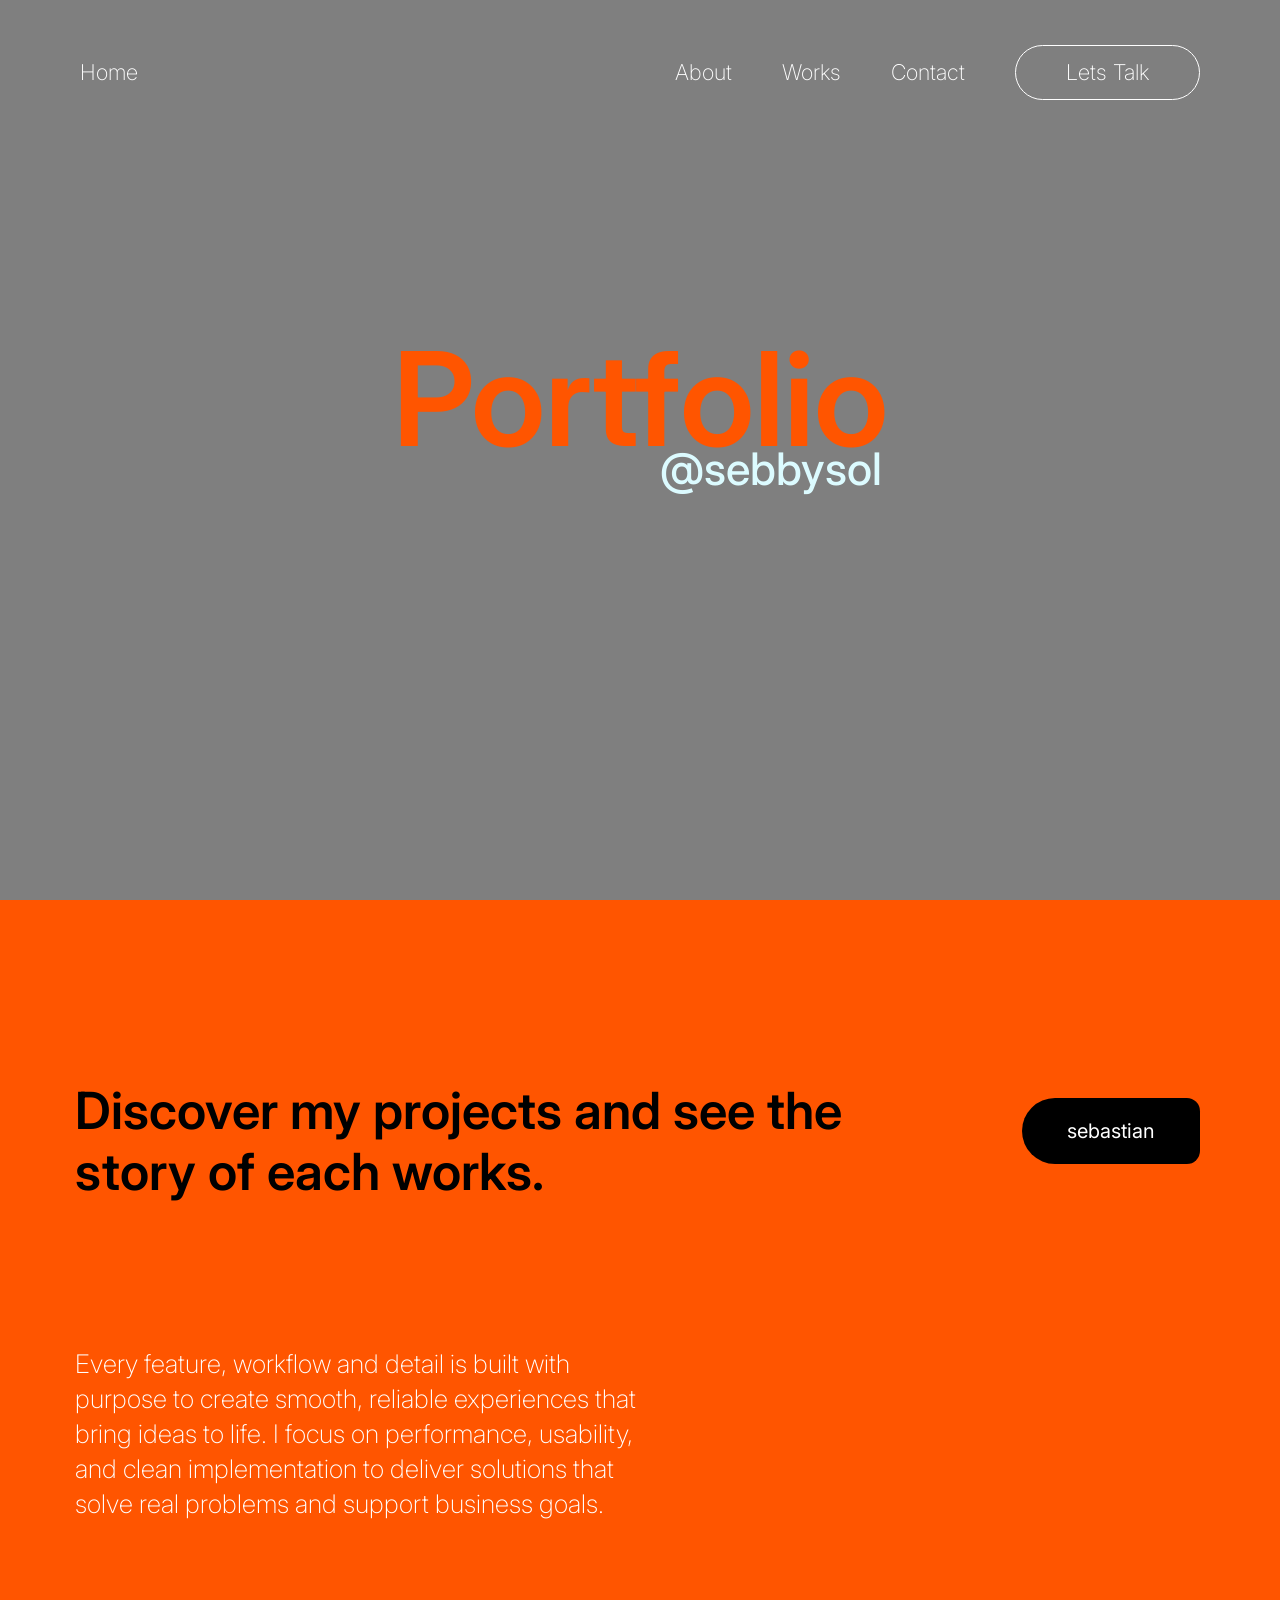
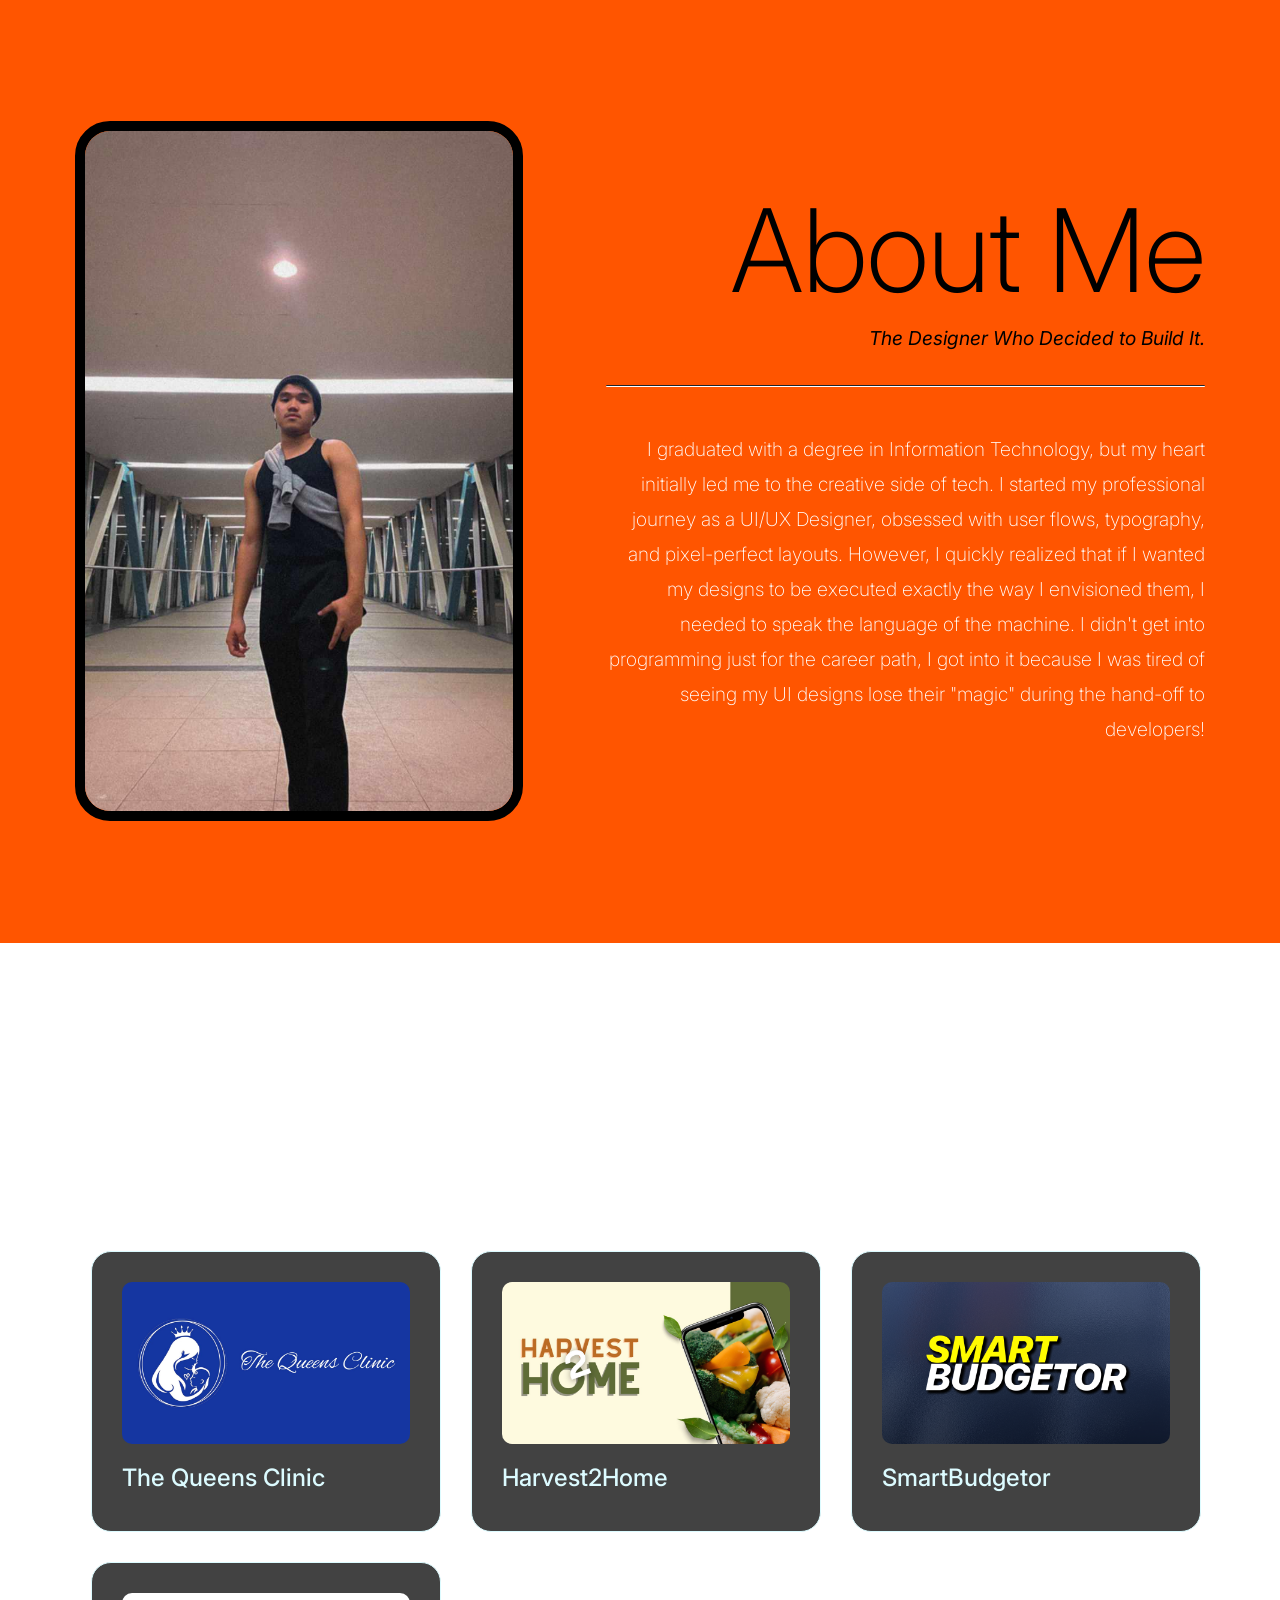
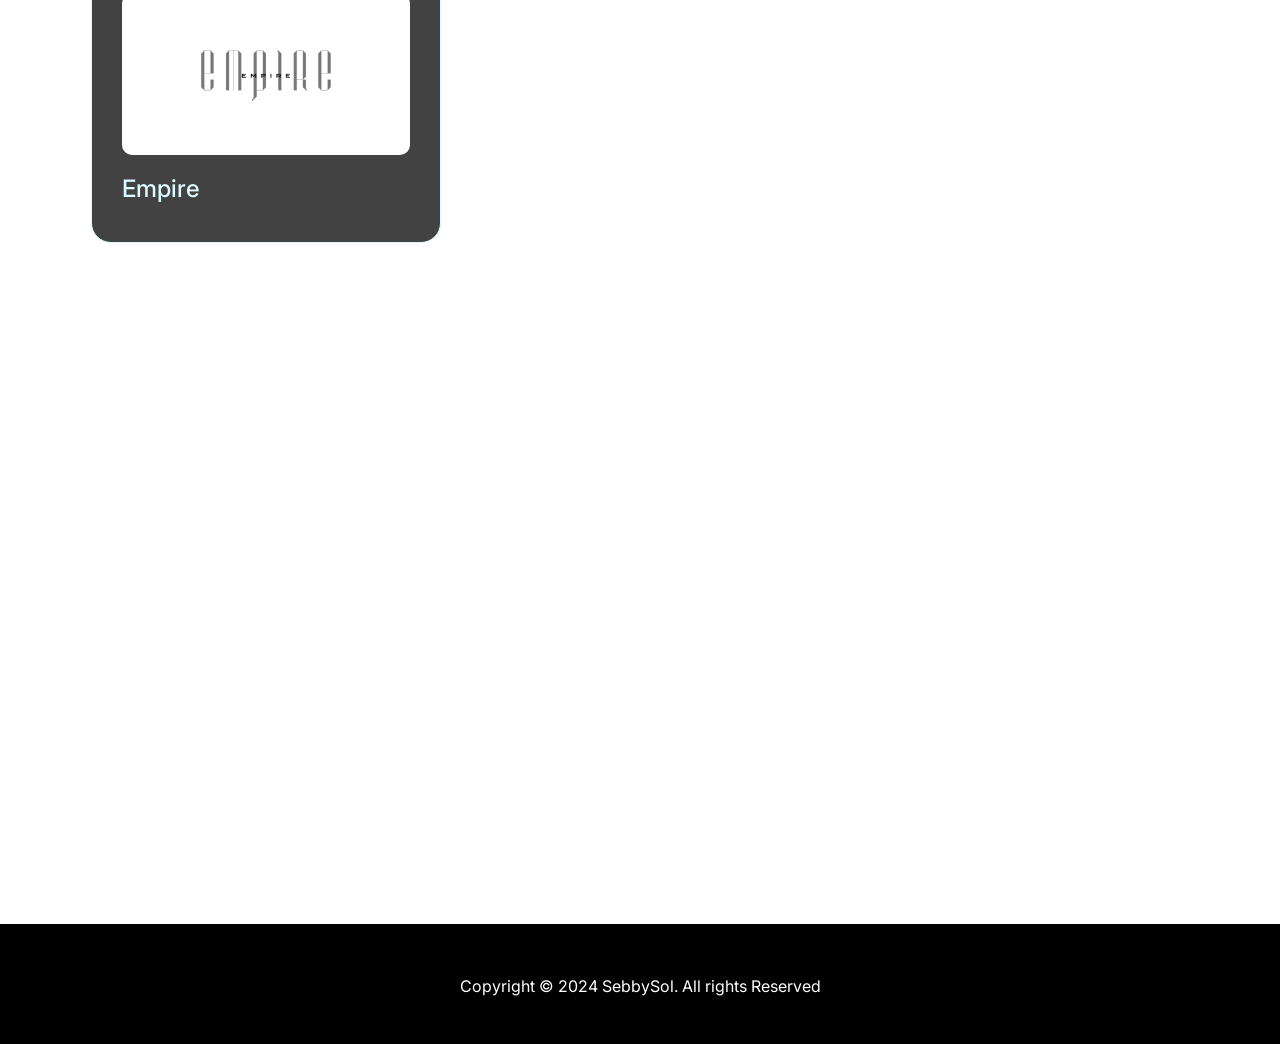
<file: portfoliooo/index.html>
<!DOCTYPE html>
<html lang="en">
<head>
    <meta charset="UTF-8">
    <meta name="viewport" content="width=device-width, initial-scale=1.0">
    <link rel="preconnect" href="https://fonts.googleapis.com">
    <link rel="preconnect" href="https://fonts.gstatic.com" crossorigin>
    <link href="https://fonts.googleapis.com/css2?family=DM+Sans:ital,opsz,wght@0,9..40,100..1000;1,9..40,100..1000&family=Inter:ital,opsz,wght@0,14..32,100..900;1,14..32,100..900&family=Open+Sans:ital,wght@0,300..800;1,300..800&display=swap" rel="stylesheet">
    <title>Seb's Portfolio</title>
    <link href="https://cdn.jsdelivr.net/npm/bootstrap@5.0.2/dist/css/bootstrap.min.css" rel="stylesheet" integrity="sha384-EVSTQN3/azprG1Anm3QDgpJLIm9Nao0Yz1ztcQTwFspd3yD65VohhpuuCOmLASjC" crossorigin="anonymous">
    <link rel="stylesheet" href="./index.css">
</head>
<body>

    <!-- Hero Section -->
    <section id="home">

    <!-- Checkbox (hidden) serves as hamburger with no js -->
    <input type="checkbox" id="nav-toggle" hidden>
    <label for="nav-toggle" id="nav-overlay"></label>
    <label for="nav-toggle" class="hamburger" aria-label="Toggle navigation">
        <span></span>
        <span></span>
        <span></span>
    </label>

    <nav id="navbar">
        <a href="index.html#home">Home</a>
        <a href="index.html#about">About</a>
        <a href="" id="works-link">Works</a>
        <a href="" id="contact-link">Contact</a>
        <a href="" id="talk-btn">Lets Talk</a>
    </nav>

    <h1>Portfolio</h1>
    <h2>@sebbysol</h2>

    </section>

    <!-- About Section -->
    <section id="about">

        <button class="discover-button">sebastian</button>
        <div class="about-discover">
            <h1>Discover my projects and see the <br>story of each works.</h1>
            <p>Every feature, workflow and detail is built with purpose to create smooth, reliable experiences that bring ideas to life. I focus on performance, usability, and clean implementation to deliver solutions that solve real problems and support business goals.</p>
        </div>

        <div class="about-me">
            <img src="./img/menew.jfif" alt="mehehe">
            <div class="text-about">
                <h1>About Me</h1>
                <h2>The Designer Who Decided to Build It.</h2>
                <hr class="custom-line">            
                <p>I graduated with a degree in Information Technology, but my heart initially led me to the creative side of tech. I started my professional journey as a UI/UX Designer, obsessed with user flows, typography, and pixel-perfect layouts. However, I quickly realized that if I wanted my designs to be executed exactly the way I envisioned them, I needed to speak the language of the machine. I didn't get into programming just for the career path, I got into it because I was tired of seeing my UI designs lose their "magic" during the hand-off to developers!</p>
            </div>
        </div>
    </section>

    <!-- Skills Section -->
    <section id="tech-skills" class="tech-skills">
        <div class="projects">
            <h1>Projects</h1>
            <hr class="line-skills">
            <ul>
                <div class="card">
                    <img src="./img/TQC.jpg" alt="The Queens Clinic">
                    <h4>The Queens Clinic</h4>
                </div>

                <div class="card">
                    <img src="./img/harvest.jpg" alt="Harvest2Home">
                    <h4>Harvest2Home</h4>
                </div>

                <div class="card">
                    <img src="./img/cardsmart.png" alt="Smart Budgetor">
                    <h4>SmartBudgetor</h4>
                </div>

                <div class="card">
                    <img src="./img/empire.png" alt="Empire">
                    <h4>Empire</h4>
                </div>
            </ul>
        </div>

        <div class="tech-title">
            <h1>Technical Skills</h1>
            <hr class="line-skills">
            <div class="project-container">
                <h4></h4>

            </div>
        </div>

        <div class="work-experience">
            <h1>Work Experience</h1>
            <hr class="line-skills">
        </div>
    </section>

        <footer>
            <div class="footer-text">
                <address>Copyright © 2024 SebbySol. All rights Reserved</address>
            </div>
        </footer>
</body>
</html>
</file>
<file: portfoliooo/index.css>
* {
    padding: 0;
    margin: 0;
    box-sizing: border-box;
}

:root {
    --cream-white: #ffe7bb;
    --dandelion-orange: #ffa600;
    --pongkan-orange: #FF5500;
    --snow-white: #dcfbff;
}

body {
    font-family: "Inter", sans-serif;
}

/* Hide hamburger by default (desktop) */
.hamburger {
    display: none;
}

/* ===================== DESKTOP (1025px+) ===================== */
@media (min-width: 1025px) {

    #navbar {
        position: fixed;
        top: 0;
        left: 0;
        width: 100%;
        z-index: 1000;
        display: flex;
        font-size: 1.7vw;
        padding: 45px 80px;
        gap: 50px;
        align-items: center;
        transition: all 0.3s ease-in-out;
        background: rgba(0, 0, 0, 0);
    }

    #navbar a {
        text-decoration: none;
        color: white;
        font-weight: 200;
    }

    #navbar.scrolled {
        background: black;
        padding: 35px 100px;
    }

    #navbar a:first-child {
        margin-right: auto;
    }

    #talk-btn {
        color: white;
        padding: 10px 50px;
        border-radius: 50px;
        border: 1px solid white;
        transition: all 0.1s ease;
    }

    #talk-btn:hover {
        background-color: var(--pongkan-orange);
        color: black;
        font-weight: 600;
        border: 1px solid var(--pongkan-orange);
    }

    #home {
        min-height: 100vh;
        background: linear-gradient(rgba(0,0,0,0.5), rgba(0,0,0,0.5)),
                    url(https://images.pexels.com/photos/2387873/pexels-photo-2387873.jpeg);
        background-repeat: no-repeat;
        background-size: cover;
        background-position: center;
        background-attachment: fixed;
        text-align: center;
    }

    #home h1 {
        font-size: 10.2vw;
        padding: 33vh 0 0 0;
        font-weight: 600;
        color: #FF5500;
    }

    #home h2 {
        font-size: 3.5vw;
        margin-left: 20.5vw;
        margin-top: -3.3vw;
        color: var(--snow-white);
    }


    /* About - 1. Discover section  */
    #about {
        background-color: #FF5500;
        padding: 20vh 75px 20vh 75px;
        /* REQUIRED: This keeps the button from flying outside the orange box */
        position: relative; 
    }

    .discover-button {
        background-color: black;
        color: white;
        padding: 2vh 3.5vw;
        font-size: 20px;
        border: none;
        display: inline-block;
        border-radius: 50px 20px 20px 50px;
        
        /* POSITIONING LOGIC */
        position: absolute;
        right: 80px; 
        top: 22vh; 
        
        transition: all 0.3s ease;
        cursor: pointer;
    }

    .discover-button:hover {
        background-color: white;
        color: black;
    }

    #about .about-discover h1 {
        font-size: 4vw;
        font-weight: 600;
        color: black;
        display: inline-block;
    }

    #about .about-discover p {
        font-size: 2vw;
        color: white;
        margin-top: 15vh;
        line-height: 35px;

        /* creates a space on the right sides so the text doesn't hit the button */
        margin-right: 42vw; 
        margin-bottom: 200px;
        font-weight: 200;
    }

    /* About - 2. About Me section */

    #about img {
        width: 35vw;
        height: 700px;
        border: 10px solid black;
        border-radius: 35px;
        object-fit: cover; 
        position: absolute;
        object-position: center; 
    }

    #about .about-me h1{
        font-size: 9vw;
        color: black;
        padding-top: 60px;
        text-align: right;
        font-weight: 250;
    }

    #about .about-me h2{
        text-align: right;
        color: black;
        font-style: italic;
        font-weight: 400;
        margin-bottom: 35px;
        font-size: 1.5vw;
    }

    #about .custom-line {
        height: 2px;
        width: 53%;
        margin-left: 47%;
        background-color: white; 
        border-radius: 10px;
        opacity: 1;
    }
    #about .about-me p{
        font-size: 1.5vw;
        color: white;
        margin-top: 5vh;
        padding-left: 41.5vw;
        text-align: right;
        line-height: 35px;
        font-weight: 200;
    }

    .tech-skills {
        position: relative;
        min-height: 100vh;
        width: 100%;
        background: linear-gradient(rgba(0, 0, 0, 0.905), rgba(0, 0, 0, 0.733)), url(./img/grainy-bg.jpg);       
        background-position: center;
        background-repeat: no-repeat;
        background-attachment: fixed;
        background-size: cover;
        padding: 30px 75px 200px 75px;
        overflow: auto;
    }

    .tech-content {
        position: relative;
        z-index: 2;
        padding: 10vh 5vw;
        text-align: center;
        width: 100%;
    }

    .tech-skills h1 {
        font-size: 5vw;
        font-weight: 500;
        letter-spacing: -3%;
        margin-top: 15vh;
        color: white;
    }

    #tech-skills .line-skills{
        opacity: 1;
        color: white;
        padding-top: 5px;
        height: 3px;
        border: none;
        background: white;
    }

    .card img{
        border-radius: 10px;
    }

    .card h4{
        margin-top: 20px;
    }

    ol, ul {
        padding-left: 1rem;
    }

    .tech-skills ul {
        display: flex;
        flex-wrap: wrap;
        gap: 30px;
        list-style: none;
        margin-top: 5vh;
    }

    .card {
        width: 350px;
        padding: 30px;
        border-radius: 20px;
        text-align: left;
        background: rgba(0, 0, 0, 0.74);
        border: 1px solid var(--snow-white);
        transition: transform 0.3s ease, background 0.3s ease, border 0.3s ease;
        color: var(--snow-white);
        font-size: 1.4rem;
        font-weight: 600;
    }

    .card:hover {
        transform: translateY(-10px);
        border: 1px solid var(--dandelion-orange);
    }

    .icon-group {
        display: flex;
        flex-wrap: wrap;
        gap: 15px;
        margin-top: 20px;
    }

    .tech-icon {
        width: 40px;
        height: 40px;
        object-fit: contain;
        filter: drop-shadow(0 4px 6px rgba(0,0,0,0.5));
        transition: transform 0.3s cubic-bezier(0.175, 0.885, 0.32, 1.275);
    }

    .tech-icon:hover {
        transform: scale(1.2) translateY(-5px);
    }

    #tech p {
        font-weight: 300;
        font-size: 18px;
    }

    #soft-skills {
        margin-top: 5vh;
    }

    #about .hidden-buttons{
        display: block;
    }

    
    /* footer section */
    footer {
        background-color: black;
        padding: 50px 50px 30px 50px;
        color: white;
        text-align: center;
    }

    footer a {
        text-decoration: none;
        display: inline-block;
        margin: 0 10px;
    }
}

/* ===================== TABLET (max 1024px) ===================== */
@media (max-width: 1024px) {

    /* --- Hamburger button --- */
    .hamburger {
        display: flex;
        flex-direction: column;
        justify-content: center;
        gap: 8px;
        position: fixed;
        top: 16px;
        right: 20px;
        z-index: 1100;
        cursor: pointer;
        padding: 5px;
        margin: 15px 10px 0 0;
    }

    .hamburger span {
        display: block;
        width: 40px;
        height: 3px;
        background-color: white;
        border-radius: 2px;
        transition: transform 0.3s ease, opacity 0.3s ease;
    }

    /* Animate to X when checked */
    #nav-toggle:checked ~ .hamburger span:nth-child(1) {
        transform: translateY(11px) rotate(45deg);
    }
    #nav-toggle:checked ~ .hamburger span:nth-child(2) {
        opacity: 0;
    }
    #nav-toggle:checked ~ .hamburger span:nth-child(3) {
        transform: translateY(-11px) rotate(-45deg);
    }

    /* --- Nav overlay hidden by default --- */
    #navbar {
        position: fixed;
        top: 0;
        left: 0;
        width: 100%;
        z-index: 1000;
        display: flex;
        justify-content: center;
        align-items: center;
        gap: 8vw;
        background: black;
        border-bottom-left-radius: 8vw;
        border-bottom-right-radius: 8vw;
        padding: 16vh 0 8vh 0;
        opacity: 0;
        pointer-events: none;
        transform: translateY(-10px);
        transition: opacity 0.3s ease, transform 0.3s ease;
    }

    /* Nav open when checkbox is checked */
    #nav-toggle:checked ~ #navbar {
        opacity: 1;
        pointer-events: all;
        transform: translateY(0);
    }

    #navbar a {
        text-decoration: none;
        color: white;
        font-size: 3vw;
    }

    #navbar a:first-child {
        margin-right: 0;
    }

    /* Tap-outside overlay — invisible, sits behind the menu */
    #nav-overlay {
        display: none;
        position: fixed;
        inset: 0;
        z-index: 999; /* just below #navbar (1000) and hamburger (1100) */
        cursor: default;
    }

    /* Show overlay only when menu is open */
    #nav-toggle:checked ~ #nav-overlay {
        display: block;
    }

    /* --- Home section --- */
    #home {
        min-height: 100vh;
        background: linear-gradient(rgba(0,0,0,0.788), rgba(0,0,0,0.041)), url(https://images.pexels.com/photos/2387873/pexels-photo-2387873.jpeg);
        background-repeat: no-repeat;
        background-size: cover;
        background-position: center;
        background-attachment: fixed;
        text-align: center;
    }

    #home h1 {
        font-size: 20vw;
        padding: 35vh 0 0 0;
        font-weight: 600;
        color: var(--dandelion-orange);
    }

    #home h2 {
        font-size: 7.5vw;
        margin-left: 37vw;
        margin-top: -5.5vw;
        color: var(--snow-white);
    }

    /* --- Tech section --- */
    .tech-skills {
        position: relative;
        min-height: 100vh;
        width: 100%;
        padding: 30px 15px;
        overflow: hidden;
        display: flex;
        flex-direction: column;
        align-items: center;
        justify-content: center;
    }

    .bg-video {
        position: absolute;
        top: 50%;
        left: 50%;
        min-width: 100%;
        min-height: 100%;
        z-index: 0;
        transform: translate(-50%, -50%);
        object-fit: cover;
        pointer-events: none;
    }

    .tech-skills::before {
        content: "";
        position: absolute;
        inset: 0;
        background: rgba(0, 0, 0, 0.5);
        z-index: 1;
    }

    .tech-content {
        position: relative;
        z-index: 2;
        padding: 8vh 4vw;
        text-align: center;
        width: 100%;
    }

    .tech-skills h1 {
        font-size: 8vw;
        font-weight: 500;
        color: var(--dandelion-orange);
    }

    ol, ul {
        padding-left: 0;
    }

    .tech-skills ul {
        display: flex;
        flex-wrap: wrap;
        justify-content: center;
        gap: 20px;
        list-style: none;
        margin-top: 4vh;
    }

    .card {
        width: 90vw;
        max-width: 400px;
        padding: 20px;
        border-radius: 16px;
        text-align: left;
        background: black;
        border: 1px solid var(--snow-white);
        color: var(--snow-white);
        font-size: 1.1rem;
        font-weight: 600;
        transition: transform 0.3s ease, border 0.3s ease;
    }

    .card:hover {
        transform: translateY(-6px);
        border: 3px solid var(--snow-white);
    }

    .icon-group {
        display: flex;
        flex-wrap: wrap;
        gap: 12px;
        margin-top: 15px;
    }

    .tech-icon {
        width: 35px;
        height: 35px;
        object-fit: contain;
        filter: drop-shadow(0 4px 6px rgba(0,0,0,0.5));
    }

    #tech p {
        font-weight: 300;
        font-size: 15px;
    }

    #soft-skills {
        margin-top: 4vh;
    }

    footer {
        background-color: black;
        padding: 30px;
        color: white;
        text-align: center;
    }

    footer a {
        text-decoration: none;
        display: inline-block;
        margin: 0 8px;
    }
}

/* ===================== MOBILE (max 700 px) ===================== */
@media (max-width: 700px) {

    /* --- Hamburger button --- */
    .hamburger {
        display: flex;
        flex-direction: column;
        justify-content: center;
        gap: 8px;
        position: fixed;
        top: 16px;
        right: 20px;
        z-index: 1100;
        cursor: pointer;
        padding: 5px;
        margin: 15px 10px 0 0;
    }

    .hamburger span {
        display: block;
        width: 40px;
        height: 3px;
        background-color: white;
        border-radius: 2px;
        transition: transform 0.3s ease, opacity 0.3s ease;
    }

    /* Animate to X when checked */
    #nav-toggle:checked ~ .hamburger span:nth-child(1) {
        transform: translateY(11px) rotate(45deg);
    }
    #nav-toggle:checked ~ .hamburger span:nth-child(2) {
        opacity: 0;
    }
    #nav-toggle:checked ~ .hamburger span:nth-child(3) {
        transform: translateY(-11px) rotate(-45deg);
    }

    /* --- Nav overlay hidden by default --- */
    #navbar {
        position: fixed;
        top: 0;
        left: 0;
        width: 100%;
        height: 40vh;
        z-index: 1000;
        display: flex;
        flex-direction: column;
        justify-content: center;
        align-items: center;
        gap: 5vh;
        background: #0c0c0c;
        border-bottom-left-radius: 300px;
        border-bottom-right-radius: 300px;
        padding: 35vh 0;
        opacity: 0;
        pointer-events: none;
        transform: translateY(-10px);
        transition: opacity 0.3s ease, transform 0.3s ease;
    }

    /* Nav open when checkbox is checked */
    #nav-toggle:checked ~ #navbar {
        opacity: 1;
        pointer-events: all;
        transform: translateY(0);
    }

    #navbar a {
        text-decoration: none;
        color: white;
        font-size: 5.5vw;
        font-weight: 300;
    }

    #navbar a:first-child {
        margin-right: 0;
    }

    /* Tap-outside overlay — invisible, sits behind the menu */
    #nav-overlay {
        display: none;
        position: fixed;
        inset: 0;
        z-index: 999; /* just below #navbar (1000) and hamburger (1100) */
        cursor: default;
    }

    /* Show overlay only when menu is open */
    #nav-toggle:checked ~ #nav-overlay {
        display: block;
    }

    /* --- Home section --- */
    #home {
        min-height: 100vh;
        background: linear-gradient(rgba(0,0,0,0.788), rgba(0,0,0,0.041)), url(https://images.pexels.com/photos/2387873/pexels-photo-2387873.jpeg);
        background-repeat: no-repeat;
        background-size: cover;
        background-position: center;
        background-attachment: scroll;
        text-align: center;
    }

    #home h1 {
        font-size: 20vw;
        padding: 35vh 0 0 0;
        font-weight: 600;
        color: var(--dandelion-orange);
    }

    #home h2 {
        font-size: 7.5vw;
        margin-left: 38vw;
        margin-top: -6.5vw;
        color: var(--snow-white);
    }

    /* --- Tech section --- */
    .tech-skills {
        position: relative;
        min-height: 100vh;
        width: 100%;
        padding: 30px 15px;
        overflow: hidden;
        display: flex;
        flex-direction: column;
        align-items: center;
        justify-content: center;
    }

    .bg-video {
        position: absolute;
        top: 50%;
        left: 50%;
        min-width: 100%;
        min-height: 100%;
        z-index: 0;
        transform: translate(-50%, -50%);
        object-fit: cover;
        pointer-events: none;
    }

    .tech-skills::before {
        content: "";
        position: absolute;
        inset: 0;
        background: rgba(0, 0, 0, 0.5);
        z-index: 1;
    }

    .tech-content {
        position: relative;
        z-index: 2;
        padding: 8vh 4vw;
        text-align: center;
        width: 100%;
    }

    .tech-skills h1 {
        font-size: 8vw;
        font-weight: 500;
        color: var(--dandelion-orange);
    }

    ol, ul {
        padding-left: 0;
    }

    .tech-skills ul {
        display: flex;
        flex-wrap: wrap;
        justify-content: center;
        gap: 20px;
        list-style: none;
        margin-top: 4vh;
    }

    .card {
        width: 90vw;
        max-width: 400px;
        padding: 20px;
        border-radius: 16px;
        text-align: left;
        background: black;
        border: 1px solid var(--snow-white);
        color: var(--snow-white);
        font-size: 1.1rem;
        font-weight: 600;
        transition: transform 0.3s ease, border 0.3s ease;
    }

    .card:hover {
        transform: translateY(-6px);
        border: 3px solid var(--snow-white);
    }

    .icon-group {
        display: flex;
        flex-wrap: wrap;
        gap: 12px;
        margin-top: 15px;
    }

    .tech-icon {
        width: 35px;
        height: 35px;
        object-fit: contain;
        filter: drop-shadow(0 4px 6px rgba(0,0,0,0.5));
    }

    #tech p {
        font-weight: 300;
        font-size: 15px;
    }

    #soft-skills {
        margin-top: 4vh;
    }

    footer {
        background-color: black;
        padding: 30px;
        color: white;
        text-align: center;
    }

    footer a {
        text-decoration: none;
        display: inline-block;
        margin: 0 8px;
    }
}
</file>
